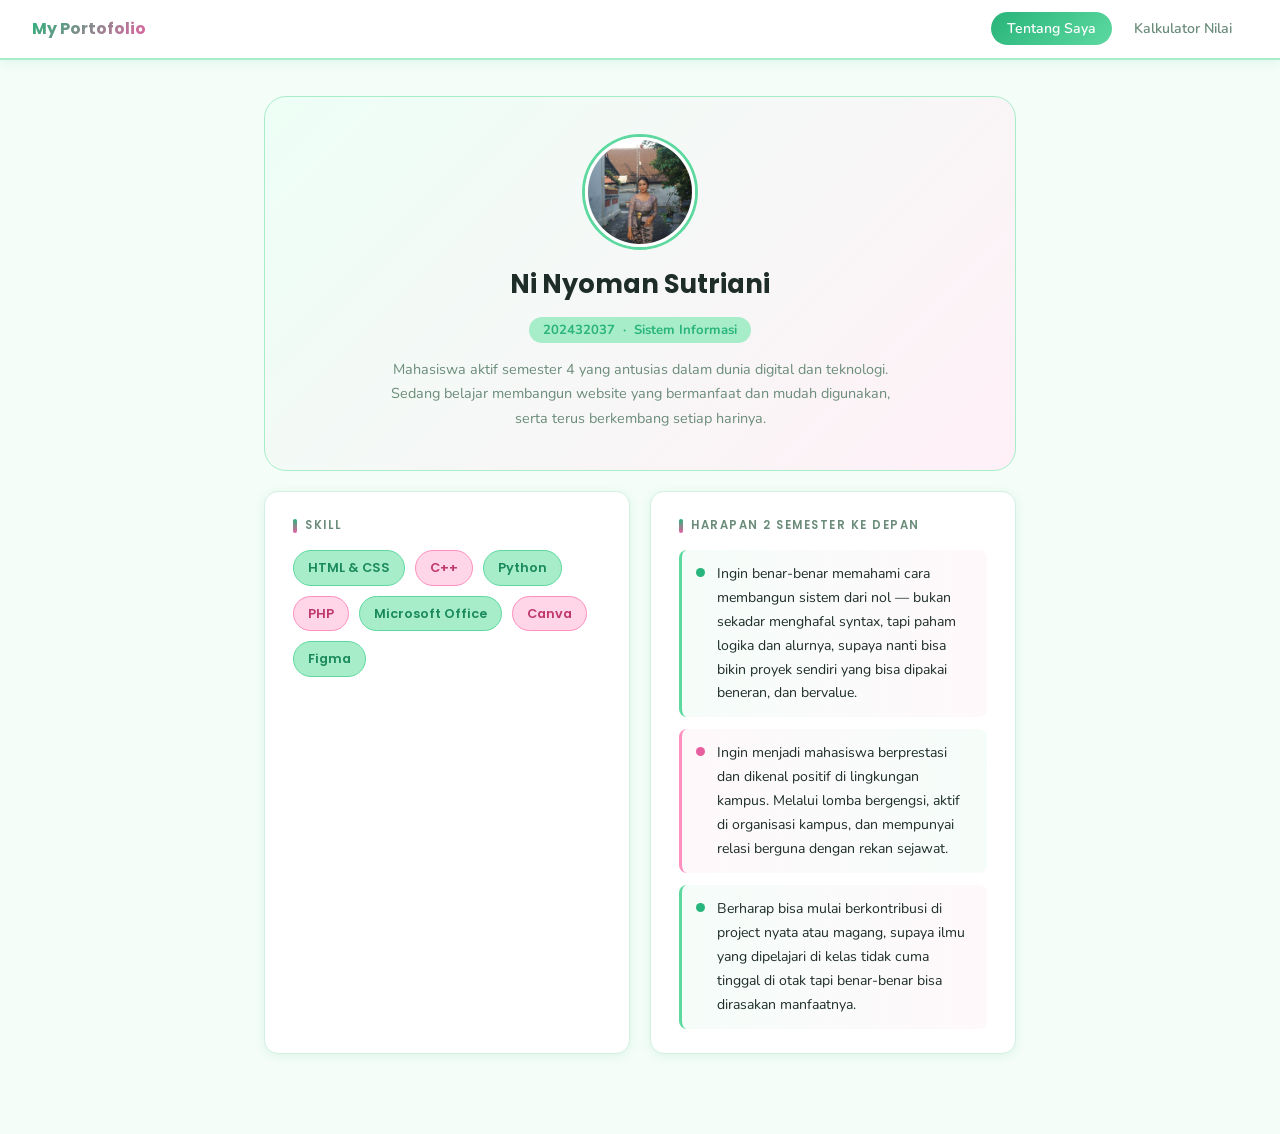
<file: index.html>
<!DOCTYPE html>
<!-- Nama: Ni Nyoman Sutriani | NIM: 202432037 -->
<html lang="id">
<head>
  <meta charset="UTF-8" />
  <meta name="viewport" content="width=device-width, initial-scale=1.0" />
  <title>Tentang Saya | Portofolio</title>
  <link rel="stylesheet" href="style.css" />
  <link rel="stylesheet" href="tentang.css" />
</head>
<body>

  <!-- NAVBAR -->
  <nav>
    <span class="nav-brand">My Portofolio</span>
    <ul class="nav-links">
      <li><a href="index.html" class="active">Tentang Saya</a></li>
      <li><a href="kalkulator.html">Kalkulator Nilai</a></li>
    </ul>
  </nav>

  <!-- KONTEN UTAMA -->
  <div class="container">

    <!-- HERO: Profil Diri -->
    <div class="hero-card">
      <img src="foto.jpg" alt="Foto Ni Nyoman Sutriani" class="profile-avatar" />
      <h1 class="hero-name">Ni Nyoman Sutriani</h1>
      <span class="hero-nim">202432037 &nbsp;·&nbsp; Sistem Informasi</span>
      <p class="hero-bio">
        Mahasiswa aktif semester 4 yang antusias dalam dunia digital dan teknologi.
        Sedang belajar membangun website yang bermanfaat dan mudah digunakan,
        serta terus berkembang setiap harinya.
      </p>
    </div>

    <!-- GRID: Skill & Harapan -->
    <div class="two-col">

      <!-- SKILL -->
      <div class="card">
        <p class="card-title">Skill</p>
        <div class="skill-tags">
          <span class="skill-tag">HTML & CSS</span>
          <span class="skill-tag">C++</span>
          <span class="skill-tag">Python</span>
          <span class="skill-tag">PHP</span>
          <span class="skill-tag">Microsoft Office</span>
          <span class="skill-tag">Canva</span>
          <span class="skill-tag">Figma</span>
        </div>
      </div>

      <!-- HARAPAN -->
      <div class="card">
        <p class="card-title">Harapan 2 Semester ke Depan</p>
        <ul class="harapan-list">
          <li>
            <span class="harapan-dot"></span>
            <span>
              Ingin benar-benar memahami cara membangun sistem dari nol — bukan sekadar
              menghafal syntax, tapi paham logika dan alurnya, supaya nanti bisa bikin
              proyek sendiri yang bisa dipakai beneran, dan bervalue. 
            </span>
          </li>
          <li>
            <span class="harapan-dot"></span>
            <span>
              Ingin menjadi mahasiswa berprestasi dan dikenal positif di lingkungan kampus. Melalui lomba bergengsi,
              aktif di organisasi kampus, dan mempunyai relasi berguna dengan rekan sejawat. 
            </span>
          </li>
          <li>
            <span class="harapan-dot"></span>
            <span>
              Berharap bisa mulai berkontribusi di project nyata atau magang,
              supaya ilmu yang dipelajari di kelas tidak cuma tinggal di otak
              tapi benar-benar bisa dirasakan manfaatnya.
            </span>
          </li>
        </ul>
      </div>

    </div>

  </div>

</body>
</html>
</file>
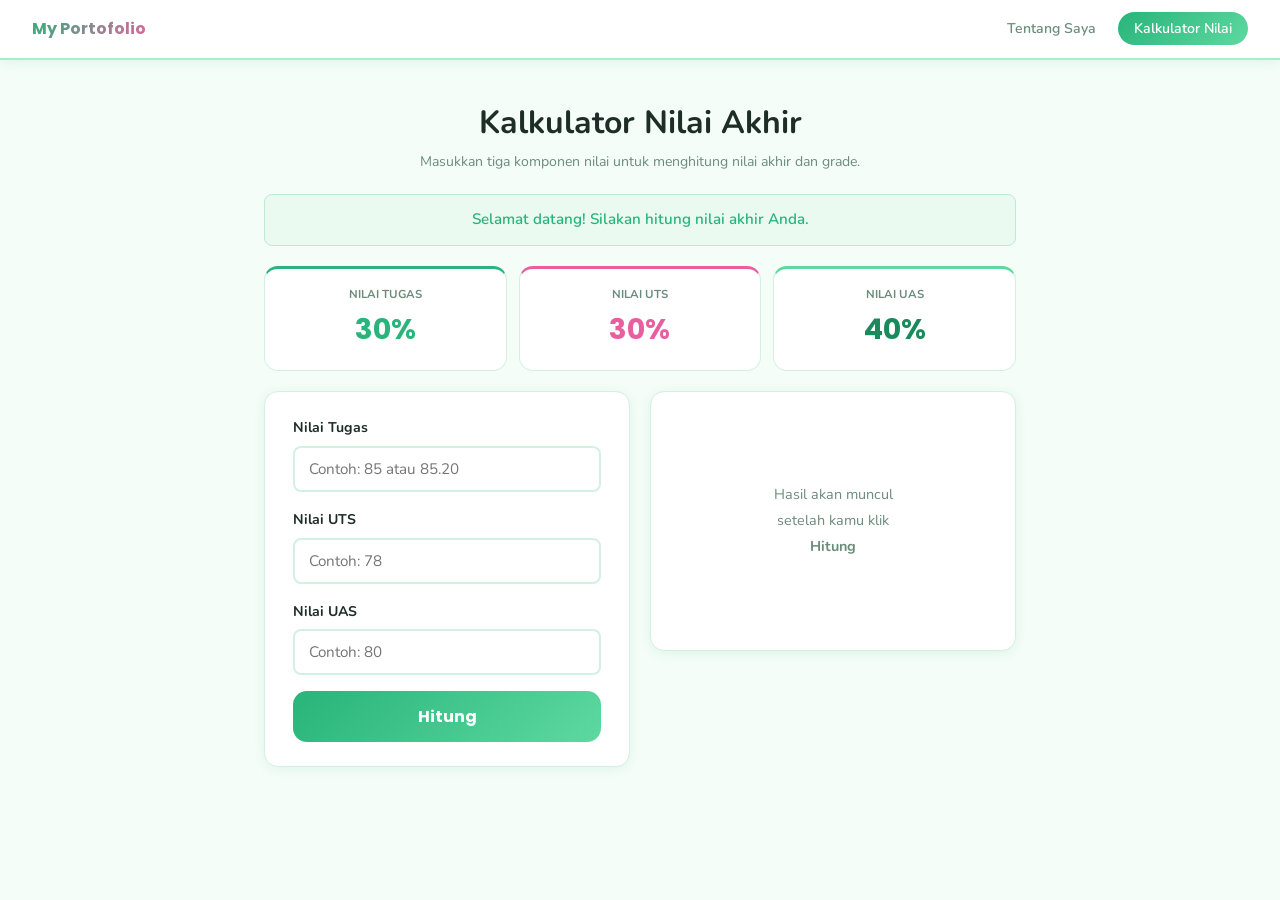
<file: kalkulator.html>
<!DOCTYPE html>
<html lang="id">
<head>
  <meta charset="UTF-8" />
  <meta name="viewport" content="width=device-width, initial-scale=1.0" />
  <title>Kalkulator Nilai | Portofolio</title>
  <link rel="stylesheet" href="style.css" />
  <link rel="stylesheet" href="kalkulator.css" />
</head>
<body>
  
  <nav>
    <span class="nav-brand">My Portofolio</span>
    <ul class="nav-links">
      <li><a href="index.html">Tentang Saya</a></li>
      <li><a href="kalkulator.html" class="active">Kalkulator Nilai</a></li>
    </ul>
  </nav>

  <div class="container">

    <div class="kalk-header">
      <h1>Kalkulator Nilai Akhir</h1>
      <p>Masukkan tiga komponen nilai untuk menghitung nilai akhir dan grade.</p>
    </div>

    <div id="welcomeBanner" class="welcome-banner">
      Selamat datang! Silakan hitung nilai akhir Anda.
    </div>

    <div class="bobot-penilaian">
      <div class="bobot-item">
        <div class="bobot-label">Nilai Tugas</div>
        <div class="bobot-pct">30%</div>
      </div>
      <div class="bobot-item">
        <div class="bobot-label">Nilai UTS</div>
        <div class="bobot-pct">30%</div>
      </div>
      <div class="bobot-item">
        <div class="bobot-label">Nilai UAS</div>
        <div class="bobot-pct">40%</div>
      </div>
    </div>

    <div class="kalk-split">
      <div class="card kalk-form">
        <div class="error-msg" id="errorMsg">
          <span>ERROR:</span>
          <span id="errorText"></span>
        </div>

        <div class="form-group">
          <label for="inputTugas">Nilai Tugas</label>
          <input type="number" id="inputTugas" placeholder="Contoh: 85 atau 85.20" min="0" max="100" />
        </div>

        <div class="form-group">
          <label for="inputUTS">Nilai UTS</label>
          <input type="number" id="inputUTS" placeholder="Contoh: 78" min="0" max="100" />
        </div>

        <div class="form-group">
          <label for="inputUAS">Nilai UAS</label>
          <input type="number" id="inputUAS" placeholder="Contoh: 80" min="0" max="100" />
        </div>

        <button class="btn-hitung" id="btnHitung">Hitung</button>
      </div>

      <div class="card kalk-hasil">
        <div class="hasil-section" id="hasilSection">
          <div class="hasil-label">Nilai Akhir</div>
          <div class="hasil-nilai-angka" id="hasilAngka"></div>
          <div class="hasil-label" style="margin-top:16px;">Grade</div>
          <div class="grade-badge" id="gradeBadge"></div>
        </div>
        <div class="hasil-placeholder" id="hasilPlaceholder">
          <span>Hasil akan muncul<br>setelah kamu klik<br><strong>Hitung</strong></span>
        </div>
      </div>
    </div>

  <script src="kalkulator.js"></script>
</body>
</html>
</file>
<file: style.css>
/* =============================================
   style.css - Global Styles
   Nama: Ni Nyoman Sutriani | NIM: 202432037 
   ============================================= */

@import url('https://fonts.googleapis.com/css2?family=Poppins:wght@400;600;700&family=Nunito:wght@400;600&display=swap');

:root {
  --green-light:  #a8edca;
  --green-mid:    #5dd9a0;
  --green-dark:   #28b47a;
  --green-deeper: #1a8a5c;

  --pink-light:   #ffd6e8;
  --pink-mid:     #ff8fbf;
  --pink-dark:    #e85fa0;
  --pink-deeper:  #c0396e;

  --white:      #ffffff;
  --off-white:  #f5fdf9;
  --text-dark:  #1e2d28;
  --text-muted: #6b8c7a;
  --border:     #d4f0e3;

  --radius-sm: 8px;
  --radius-md: 14px;
  --radius-lg: 22px;
  --shadow:    0 2px 12px rgba(40,180,122,0.12);
}

* { margin: 0; padding: 0; box-sizing: border-box; }

body {
  font-family: 'Nunito', sans-serif;
  background: var(--off-white);
  color: var(--text-dark);
  line-height: 1.7;
}

/* NAVBAR */
nav {
  position: sticky;
  top: 0;
  z-index: 100;
  height: 60px;
  background: var(--white);
  border-bottom: 2px solid var(--green-light);
  display: flex;
  align-items: center;
  justify-content: space-between;
  padding: 0 32px;
  box-shadow: var(--shadow);
}

.nav-brand {
  font-family: 'Poppins', sans-serif;
  font-weight: 700;
  background: linear-gradient(135deg, var(--green-dark), var(--pink-dark));
  -webkit-background-clip: text;
  -webkit-text-fill-color: transparent;
  background-clip: text;
}

.nav-links { display: flex; gap: 6px; list-style: none; }

.nav-links a {
  text-decoration: none;
  font-weight: 600;
  font-size: 0.88rem;
  color: var(--text-muted);
  padding: 7px 16px;
  border-radius: 50px;
  transition: all 0.2s;
}

.nav-links a:hover { color: var(--green-dark); background: var(--green-light); }

.nav-links a.active {
  color: var(--white);
  background: linear-gradient(135deg, var(--green-dark), var(--green-mid));
}

/* CONTAINER */
.container { max-width: 800px; margin: 0 auto; padding: 36px 24px 60px; }

/* CARD */
.card {
  background: var(--white);
  border-radius: var(--radius-md);
  padding: 24px 28px;
  margin-bottom: 20px;
  border: 1.5px solid var(--border);
  box-shadow: var(--shadow);
  transition: transform 0.2s, box-shadow 0.2s;
}

.card:hover { transform: translateY(-2px); box-shadow: 0 6px 20px rgba(40,180,122,0.15); }

.card-title {
  font-family: 'Poppins', sans-serif;
  font-size: 0.72rem;
  font-weight: 600;
  letter-spacing: 1.5px;
  text-transform: uppercase;
  color: var(--text-muted);
  margin-bottom: 14px;
  display: flex;
  align-items: center;
  gap: 8px;
}

.card-title::before {
  content: '';
  width: 4px; height: 14px;
  background: linear-gradient(to bottom, var(--green-dark), var(--pink-dark));
  border-radius: 2px;
}

@media (max-width: 500px) {
  nav { padding: 0 16px; }
  .container { padding: 20px 14px 48px; }
  .card { padding: 18px 16px; }
  .nav-links a { padding: 6px 12px; font-size: 0.82rem; }
}
</file>
<file: tentang.css>
/* =============================================
   tentang.css - Halaman Tentang Saya
   Nama: Ni Nyoman Sutriani | NIM: 202432037
   ============================================= */

.hero-card {
  background: linear-gradient(135deg, #edfff6, #fff0f7);
  border: 1.5px solid var(--green-light);
  border-radius: var(--radius-lg);
  padding: 40px 32px;
  display: flex;
  flex-direction: column;
  align-items: center;
  text-align: center;
  gap: 10px;
  margin-bottom: 20px;
}

.profile-avatar,
.avatar-placeholder {
  width: 110px;
  height: 110px;
  border-radius: 50%;
  border: 3px solid var(--white);
  box-shadow: 0 0 0 3px var(--green-mid);
  margin-bottom: 6px;
  transition: all 0.2s;
}

.profile-avatar { object-fit: cover; }

.avatar-placeholder {
  background: linear-gradient(135deg, var(--green-mid), var(--pink-mid));
  display: flex;
  align-items: center;
  justify-content: center;
  font-family: 'Poppins', sans-serif;
  font-size: 1.8rem;
  font-weight: 700;
  color: var(--white);
}

.profile-avatar:hover,
.avatar-placeholder:hover {
  box-shadow: 0 0 0 4px var(--pink-mid);
  transform: scale(1.05);
}

.hero-name {
  font-family: 'Poppins', sans-serif;
  font-weight: 700;
  font-size: 1.6rem;
  margin-bottom: 0;
}

.hero-nim {
  font-size: 0.82rem;
  font-weight: 700;
  color: var(--green-dark);
  background: var(--green-light);
  display: inline-block;
  padding: 2px 14px;
  border-radius: 50px;
}

.hero-bio {
  font-size: 0.9rem;
  color: var(--text-muted);
  max-width: 520px;
  margin-top: 4px;
}

.two-col {
  display: grid;
  grid-template-columns: 1fr 1fr;
  gap: 20px;
}

/* SKILL TAGS */
.skill-tags { display: flex; flex-wrap: wrap; gap: 10px; }

.skill-tag {
  font-family: 'Poppins', sans-serif;
  font-size: 0.8rem;
  font-weight: 600;
  padding: 6px 14px;
  border-radius: 50px;
  border: 1.5px solid transparent;
  transition: all 0.2s;
}

.skill-tag:nth-child(odd)  { background: var(--green-light); color: var(--green-deeper); border-color: var(--green-mid); }
.skill-tag:nth-child(even) { background: var(--pink-light);  color: var(--pink-deeper);  border-color: var(--pink-mid); }

.skill-tag:hover { transform: translateY(-3px); box-shadow: 0 6px 14px rgba(40,180,122,0.2); }
.skill-tag:nth-child(even):hover { box-shadow: 0 6px 14px rgba(232,95,160,0.2); }

/* HARAPAN LIST */
.harapan-list { list-style: none; display: flex; flex-direction: column; gap: 12px; }

.harapan-list li {
  display: flex;
  align-items: flex-start;
  gap: 12px;
  font-size: 0.88rem;
  padding: 12px 14px;
  border-radius: var(--radius-sm);
  background: linear-gradient(to right, #f5fdf9, #fff8fb);
  border-left: 3px solid var(--green-mid);
  transition: all 0.2s;
}

.harapan-list li:nth-child(even) { border-left-color: var(--pink-mid); background: linear-gradient(to right, #fff8fb, #f5fdf9); }
.harapan-list li:hover { transform: translateX(4px); }

.harapan-dot {
  flex-shrink: 0;
  width: 9px; height: 9px;
  border-radius: 50%;
  background: var(--green-dark);
  margin-top: 6px;
}

.harapan-list li:nth-child(even) .harapan-dot { background: var(--pink-dark); }

/* RESPONSIVE */
@media (max-width: 500px) {
  .two-col { grid-template-columns: 1fr; }
  .hero-card { padding: 28px 16px; }
  .skill-tags { justify-content: center; }
}
</file>
<file: kalkulator.css>
/* kalkulator.css - Halaman Kalkulator Nilai
   Nama: Ni Nyoman Sutriani | NIM: 202432037 */

/* Header */
.kalk-header {
  text-align: center;
  margin-bottom: 20px;
}

.kalk-header p {
  font-size: 0.88rem;
  color: var(--text-muted);
}

/* Arsitektur untuk Welcome Banner */
.welcome-banner {
  background-color: #eafaf1; 
  color: var(--green-dark, #1a6b45); 
  border: 1px solid #bcead5;
  padding: 12px 20px;
  border-radius: var(--radius-sm, 8px);
  text-align: center;
  margin-bottom: 20px;
  font-weight: 600;
  font-size: 0.95rem;
  
  /* State Awal untuk JavaScript */
  opacity: 0;
  transform: translateY(-10px);
  transition: opacity 0.5s ease, transform 0.5s ease;
  display: none; 
}

/* State DOM saat aktif */
.welcome-banner.muncul {
  display: block;
}

/* Animasi masuk transisi */
.welcome-banner.animasi-masuk {
  opacity: 1;
  transform: translateY(0);
}

/* Bobot — full width, di luar card */
.bobot-penilaian {
  display: grid;
  grid-template-columns: repeat(3, 1fr);
  gap: 12px;
  margin-bottom: 20px;
}

.bobot-item {
  background: var(--white);
  border: 1.5px solid var(--border);
  border-radius: var(--radius-md);
  padding: 16px 12px;
  text-align: center;
  transition: all 0.2s;
}

.bobot-item:nth-child(1) { border-top: 3px solid var(--green-dark); }
.bobot-item:nth-child(2) { border-top: 3px solid var(--pink-dark); }
.bobot-item:nth-child(3) { border-top: 3px solid var(--green-mid); }

.bobot-item:hover {
  transform: translateY(-2px);
  box-shadow: 0 6px 16px rgba(40,180,122,0.15);
}

.bobot-label {
  font-size: 0.72rem;
  font-weight: 700;
  text-transform: uppercase;
  color: var(--text-muted);
}

.bobot-pct {
  font-family: 'Poppins', sans-serif;
  font-size: 1.8rem;
  font-weight: 700;
}

.bobot-item:nth-child(1) .bobot-pct { color: var(--green-dark); }
.bobot-item:nth-child(2) .bobot-pct { color: var(--pink-dark); }
.bobot-item:nth-child(3) .bobot-pct { color: var(--green-deeper); }

/* Split layout: form kiri, hasil kanan */
.kalk-split {
  display: grid;
  grid-template-columns: 1fr 1fr;
  gap: 20px;
  align-items: start;
}

/* Form */
.form-group {
  margin-bottom: 16px;
}

.form-group label {
  display: block;
  font-weight: 700;
  font-size: 0.88rem;
  margin-bottom: 6px;
}

.form-group input[type="number"] {
  width: 100%;
  padding: 11px 14px;
  border: 2px solid var(--border);
  border-radius: var(--radius-sm);
  font-family: 'Nunito', sans-serif;
  font-size: 0.95rem;
  outline: none;
  transition: all 0.2s;
}

.form-group input[type="number"]:focus {
  border-color: var(--green-mid);
  box-shadow: 0 0 0 3px rgba(93,217,160,0.18);
}

.form-group input[type="number"]:hover {
  border-color: var(--pink-mid);
}

input[type="number"]::-webkit-inner-spin-button,
input[type="number"]::-webkit-outer-spin-button {
  -webkit-appearance: none;
}

/* Error */
.error-msg {
  display: none;
  background: #fff0f5;
  border: 1.5px solid var(--pink-mid);
  border-radius: var(--radius-sm);
  color: var(--pink-deeper);
  font-size: 0.86rem;
  font-weight: 600;
  padding: 12px 16px;
  margin-bottom: 16px;
  gap: 8px;
}

.error-msg.show {
  display: flex;
  align-items: center;
}

/* Tombol Hitung */
.btn-hitung {
  display: block;
  width: 100%;
  padding: 13px;
  border: none;
  border-radius: var(--radius-md);
  background: linear-gradient(135deg, var(--green-dark), var(--green-mid));
  color: var(--white);
  font-family: 'Poppins', sans-serif;
  font-size: 1rem;
  font-weight: 700;
  cursor: pointer;
  transition: all 0.2s;
}

.btn-hitung:hover {
  background: linear-gradient(135deg, var(--pink-dark), var(--pink-mid));
  transform: translateY(-2px);
}

.btn-hitung:active {
  transform: translateY(0);
}

/* Panel hasil (kanan) */
.kalk-hasil {
  display: flex;
  align-items: center;
  justify-content: center;
  min-height: 260px;
}

.hasil-section {
  display: none;
  text-align: center;
  animation: fadeIn 0.3s ease;
}

.hasil-section.show {
  display: block;
}

.hasil-placeholder {
  text-align: center;
  color: var(--text-muted);
  font-size: 0.9rem;
  line-height: 1.8;
}

.hasil-nilai-angka {
  font-family: 'Poppins', sans-serif;
  font-size: 3.5rem;
  font-weight: 700;
  background: linear-gradient(135deg, var(--green-dark), var(--pink-dark));
  -webkit-background-clip: text;
  -webkit-text-fill-color: transparent;
  background-clip: text;
}

.hasil-label {
  font-size: 0.8rem;
  color: var(--text-muted);
  font-weight: 600;
  letter-spacing: 1px;
  text-transform: uppercase;
  margin-bottom: 14px;
}

.grade-badge {
  display: inline-block;
  font-family: 'Poppins', sans-serif;
  font-size: 2rem;
  font-weight: 700;
  padding: 12px 36px;
  border-radius: var(--radius-md);
  border: 2px solid;
}

.grade-A { background: linear-gradient(135deg, #d4fce8, #a8edca); color: #1a6b45; border-color: var(--green-mid); }
.grade-B { background: linear-gradient(135deg, #d0f0ff, #9de0ff); color: #1a5f8a; border-color: #6dc8f5; }
.grade-C { background: linear-gradient(135deg, #fff9d4, #ffe99a); color: #7a5c00; border-color: #ffd85e; }
.grade-D { background: linear-gradient(135deg, #ffe8d0, #ffcba0); color: #8a3a00; border-color: #ffab6e; }
.grade-E { background: linear-gradient(135deg, #ffd6e8, #ffb3d4); color: var(--pink-deeper); border-color: var(--pink-mid); }

/* Animasi */
@keyframes fadeIn {
  from { opacity: 0; transform: translateY(8px); }
  to   { opacity: 1; transform: translateY(0); }
}

/* Responsive */
@media (max-width: 500px) {
  .kalk-split { grid-template-columns: 1fr; }
  .bobot-pct  { font-size: 1.4rem; }
  .hasil-nilai-angka { font-size: 2.8rem; }
  .kalk-hasil { min-height: auto; }
}
</file>
